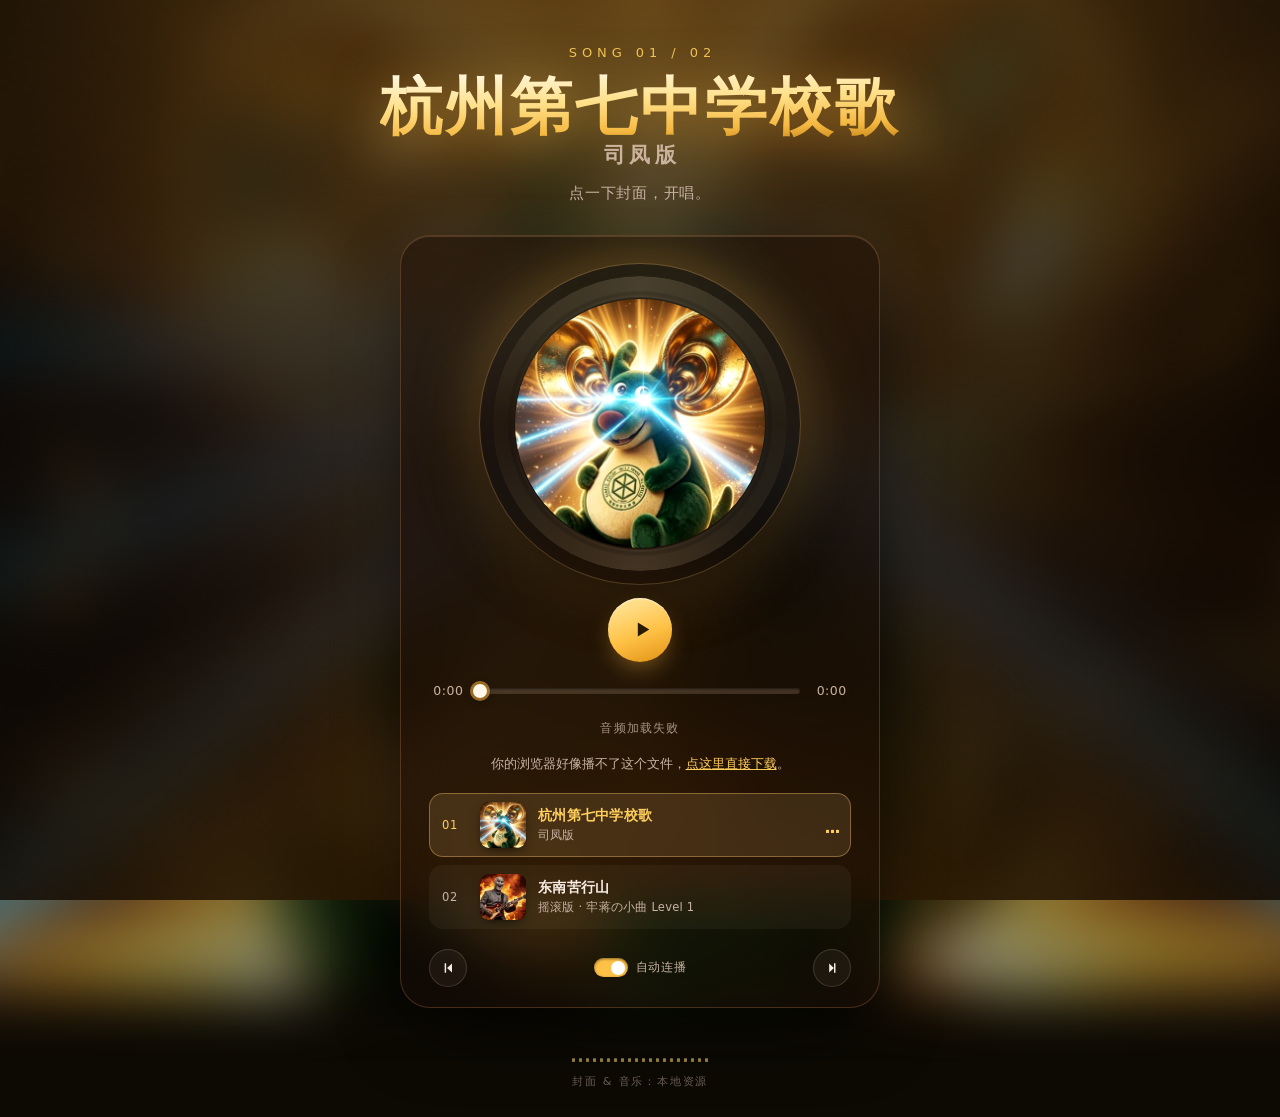
<file: index.html>
<!DOCTYPE html>
<html lang="zh-CN">
<head>
<meta charset="UTF-8">
<meta name="viewport" content="width=device-width, initial-scale=1.0, viewport-fit=cover">
<title>杭州第七中学校歌 · 双曲播放页</title>
<meta name="description" content="第一首：杭州第七中学校歌（司凤版）；第二首：《东南苦行山》摇滚版。">
<meta name="theme-color" content="#0d0a05">

<meta property="og:type" content="website">
<meta property="og:title" content="杭州第七中学校歌 · 双曲播放页">
<meta property="og:description" content="第一首：杭州第七中学校歌（司凤版）；第二首：《东南苦行山》摇滚版。">
<meta property="og:url" content="https://hz7z.fun/">
<meta property="og:image" content="https://hz7z.fun/assets/cover1.jpg">
<meta property="og:image:width" content="1920">
<meta property="og:image:height" content="1080">
<meta name="twitter:card" content="summary_large_image">
<meta name="twitter:image" content="https://hz7z.fun/assets/cover1.jpg">

<link rel="canonical" href="https://hz7z.fun/">
<link rel="icon" href="assets/cover1-400.jpg">
<link rel="preload" as="image" href="assets/cover1-900.jpg">
<link rel="stylesheet" href="style.css">
</head>
<body data-theme="gold">

<!-- ===== 背景层 ===== -->
<div class="bg" aria-hidden="true">
  <div class="bg__img" id="bgImg"></div>
  <div class="bg__veil"></div>
</div>

<div class="sparks" aria-hidden="true"></div>

<!-- ===== 内容 ===== -->
<main class="stage">

  <header class="head">
    <p class="eyebrow" id="eyebrow">SONG 01 / 02</p>
    <h1 class="title">
      <span class="title__cn" id="titleCn">杭州第七中学校歌</span>
      <span class="title__en" id="titleEn">司凤版</span>
    </h1>
    <p class="sub" id="sub">点一下封面，开唱。</p>
  </header>

  <section class="player" aria-label="播放器">

    <div class="disc" id="disc">
      <img class="disc__cover" id="discCover"
           src="assets/cover1-900.jpg"
           srcset="assets/cover1-400.jpg 400w, assets/cover1-900.jpg 900w, assets/cover1.jpg 1920w"
           sizes="(max-width: 640px) 86vw, 380px"
           alt="封面：杭州第七中学校歌 司凤版" draggable="false">
      <div class="disc__ring" aria-hidden="true"></div>
    </div>

    <button class="play" id="play" type="button" aria-label="播放" aria-pressed="false">
      <svg class="ico ico--play" viewBox="0 0 24 24" aria-hidden="true">
        <path d="M8 5.2v13.6L19 12z"/>
      </svg>
      <svg class="ico ico--pause" viewBox="0 0 24 24" aria-hidden="true">
        <path d="M7 5h3.6v14H7zm6.4 0H17v14h-3.6z"/>
      </svg>
    </button>

    <div class="bar">
      <span class="time" id="cur">0:00</span>
      <div class="track" id="track" role="slider" tabindex="0"
           aria-label="播放进度" aria-valuemin="0" aria-valuemax="100" aria-valuenow="0">
        <div class="track__fill" id="fill"></div>
        <div class="track__dot" id="dot"></div>
      </div>
      <span class="time" id="dur">0:00</span>
    </div>

    <p class="hint" id="hint">点播放键开始</p>

    <p class="fallback" id="fallback" hidden>
      你的浏览器好像播不了这个文件，<a id="fallbackLink" href="assets/song1.mp4" download>点这里直接下载</a>。
    </p>

    <!-- ===== 播放列表 ===== -->
    <ul class="list" id="list" aria-label="曲目列表">
      <li>
        <button class="list__item is-active" type="button" data-index="0" aria-current="true">
          <span class="list__no">01</span>
          <span class="list__thumb"><img src="assets/cover1-400.jpg" alt="" draggable="false"></span>
          <span class="list__text">
            <span class="list__name">杭州第七中学校歌</span>
            <span class="list__meta">司凤版</span>
          </span>
          <span class="list__eq" aria-hidden="true"><i></i><i></i><i></i></span>
        </button>
      </li>
      <li>
        <button class="list__item" type="button" data-index="1">
          <span class="list__no">02</span>
          <span class="list__thumb"><img src="assets/cover2-400.jpg" alt="" draggable="false"></span>
          <span class="list__text">
            <span class="list__name">东南苦行山</span>
            <span class="list__meta">摇滚版 · 牢蒋の小曲 Level 1</span>
          </span>
          <span class="list__eq" aria-hidden="true"><i></i><i></i><i></i></span>
        </button>
      </li>
    </ul>

    <div class="nav">
      <button class="nav__btn" id="prev" type="button" aria-label="上一首">
        <svg viewBox="0 0 24 24" aria-hidden="true"><path d="M7 5h2.2v14H7zm3.6 7L18 5.4v13.2z"/></svg>
      </button>
      <label class="toggle" title="播完自动下一首">
        <input type="checkbox" id="autonext" checked>
        <span class="toggle__box" aria-hidden="true"></span>
        <span>自动连播</span>
      </label>
      <button class="nav__btn" id="next" type="button" aria-label="下一首">
        <svg viewBox="0 0 24 24" aria-hidden="true"><path d="M14.8 12L7.8 5.4v13.2zM15 5h2.2v14H15z"/></svg>
      </button>
    </div>
  </section>

  <footer class="foot">
    <p class="wave" id="wave" aria-hidden="true" hidden>
      <i></i><i></i><i></i><i></i><i></i><i></i><i></i><i></i><i></i><i></i>
      <i></i><i></i><i></i><i></i><i></i><i></i><i></i><i></i><i></i><i></i>
    </p>
    <p class="credit">封面 &amp; 音乐：本地资源</p>
  </footer>
</main>

<audio id="audio" src="assets/song1.mp4" preload="metadata"></audio>

<script src="script.js"></script>
</body>
</html>
</file>
<file: style.css>
/* ============================================================
   双曲播放页 — 样式
   主题：body[data-theme="gold"]  金色（校歌）
         body[data-theme="fire"]  火焰红橙（摇滚版）
   ============================================================ */

:root{
  --ink:        #f7ece2;
  --ink-dim:    #c9b3a4;
  --glass:      rgba(28, 14, 9, .52);
  --glass-line: rgba(255, 170, 100, .22);
  --r:          22px;
  --ease:       cubic-bezier(.22, .9, .24, 1);

  /* 主题色（默认金色） */
  --c1:        #fff8e1;
  --c2:        #ffe08a;
  --c3:        #f5b942;
  --c4:        #c9861a;
  --accent:    #ffcf5c;
  --glow:      rgba(255, 180, 60, .55);
  --btn-a:     #ffeaa6;
  --btn-b:     #ffc247;
  --btn-c:     #e09112;
  --btn-ink:   #2a1b00;
  --coal:      #0d0a04;

  --theme-fade: .55s;
}

body[data-theme="fire"]{
  --c1:        #fff6e6;
  --c2:        #ffd47a;
  --c3:        #ff8a2b;
  --c4:        #e2450b;
  --accent:    #ffb347;
  --glow:      rgba(255, 122, 26, .55);
  --btn-a:     #ffd98a;
  --btn-b:     #ff8a2b;
  --btn-c:     #e8500f;
  --btn-ink:   #2a0f02;
  --coal:      #0b0604;
  --glass:     rgba(28, 14, 9, .52);
  --glass-line: rgba(255, 170, 100, .22);
}

*, *::before, *::after{ box-sizing: border-box; }

html{ -webkit-text-size-adjust: 100%; }

body{
  margin: 0;
  min-height: 100svh;
  font-family: "PingFang SC", "Hiragino Sans GB", "Microsoft YaHei",
               "Noto Sans SC", system-ui, -apple-system, "Segoe UI", sans-serif;
  color: var(--ink);
  background: var(--coal);
  overflow-x: hidden;
  -webkit-font-smoothing: antialiased;
  transition: background-color var(--theme-fade) ease;
}

/* ---------- 背景 ---------- */
.bg{
  position: fixed;
  inset: 0;
  z-index: 0;
  pointer-events: none;
}

.bg__img{
  position: absolute;
  inset: -6%;
  background: url("assets/cover1-900.jpg") center 38% / cover no-repeat;
  filter: blur(26px) saturate(1.25) brightness(.55);
  transform: scale(1.08);
  animation: bgDrift 34s ease-in-out infinite alternate;
  transition: background-image var(--theme-fade) ease;
}

@keyframes bgDrift{
  from{ transform: scale(1.08) translate3d(-1.2%, -.8%, 0); }
  to  { transform: scale(1.16) translate3d(1.2%,  .8%, 0); }
}

.bg__veil{
  position: absolute;
  inset: 0;
  background:
    radial-gradient(120% 90% at 50% 0%,   rgba(255, 180, 60, .26), transparent 60%),
    radial-gradient(90% 70% at 50% 105%, rgba(160, 90, 6, .34),  transparent 65%),
    linear-gradient(180deg, rgba(8, 5, 2, .62), rgba(8, 5, 2, .84));
  transition: background var(--theme-fade) ease;
}

body[data-theme="fire"] .bg__veil{
  background:
    radial-gradient(120% 90% at 50% 0%,   rgba(255, 122, 26, .30), transparent 60%),
    radial-gradient(90% 70% at 50% 105%, rgba(160, 40, 6, .38),  transparent 65%),
    linear-gradient(180deg, rgba(6, 3, 2, .62), rgba(6, 3, 2, .84));
}

/* ---------- 光尘粒子 ---------- */
.sparks{
  position: fixed;
  inset: 0;
  z-index: 1;
  pointer-events: none;
  overflow: hidden;
}

.spark{
  position: absolute;
  bottom: -12px;
  width: 3px;
  height: 3px;
  border-radius: 50%;
  background: var(--accent);
  box-shadow: 0 0 8px 2px var(--glow);
  opacity: 0;
  animation: rise linear infinite;
  transition: background var(--theme-fade) ease, box-shadow var(--theme-fade) ease;
}

@keyframes rise{
  0%   { opacity: 0;   transform: translate3d(0, 0, 0) scale(.7); }
  12%  { opacity: .95; }
  70%  { opacity: .55; }
  100% { opacity: 0;   transform: translate3d(var(--dx, 30px), -108vh, 0) scale(1.15); }
}

/* ---------- 舞台 ---------- */
.stage{
  position: relative;
  z-index: 3;
  min-height: 100svh;
  display: flex;
  flex-direction: column;
  align-items: center;
  justify-content: center;
  gap: clamp(18px, 3.4vh, 34px);
  padding: clamp(28px, 5vh, 56px) 20px calc(28px + env(safe-area-inset-bottom));
  text-align: center;
}

/* ---------- 标题 ---------- */
.head{ max-width: 780px; }

.eyebrow{
  margin: 0 0 14px;
  font-size: clamp(11px, 1.6vw, 13px);
  letter-spacing: .38em;
  text-indent: .38em;
  text-transform: uppercase;
  color: var(--accent);
  opacity: .9;
  transition: color var(--theme-fade) ease;
}

.title{
  margin: 0;
  display: flex;
  flex-direction: column;
  gap: .18em;
  line-height: 1.05;
}

.title__cn{
  font-size: clamp(2rem, 6.6vw, 3.9rem);
  font-weight: 900;
  letter-spacing: .05em;
  background: linear-gradient(178deg, var(--c1) 0%, var(--c2) 42%, var(--c3) 78%, var(--c4) 100%);
  -webkit-background-clip: text;
  background-clip: text;
  color: transparent;
  filter: drop-shadow(0 6px 26px var(--glow));
  animation: titleGlow 4.5s ease-in-out infinite;
  transition: background var(--theme-fade) ease;
}

@keyframes titleGlow{
  0%, 100%{ filter: drop-shadow(0 6px 22px var(--glow)); }
  50%     { filter: drop-shadow(0 8px 38px var(--glow)); }
}

.title__en{
  font-size: clamp(.92rem, 2.5vw, 1.3rem);
  font-weight: 700;
  letter-spacing: .2em;
  text-indent: .2em;
  color: var(--ink-dim);
}

.sub{
  margin: 16px 0 0;
  font-size: clamp(.84rem, 2.2vw, .96rem);
  letter-spacing: .05em;
  color: var(--ink-dim);
  transition: opacity .3s;
}

/* 切歌淡入 */
.is-swapping .title__cn,
.is-swapping .title__en,
.is-swapping .disc__cover{
  opacity: .28;
  transition: opacity .2s ease;
}
.title__cn, .title__en, .disc__cover{ transition: opacity .35s ease; }

/* ---------- 播放器卡片 ---------- */
.player{
  width: min(100%, 480px);
  display: flex;
  flex-direction: column;
  align-items: center;
  gap: 18px;
  padding: clamp(20px, 3.6vw, 28px) clamp(18px, 3.6vw, 28px) 20px;
  border-radius: calc(var(--r) + 8px);
  background: var(--glass);
  border: 1px solid var(--glass-line);
  backdrop-filter: blur(22px) saturate(1.3);
  -webkit-backdrop-filter: blur(22px) saturate(1.3);
  box-shadow:
    0 30px 80px -24px rgba(0, 0, 0, .85),
    inset 0 1px 0 rgba(255, 220, 180, .16);
  transition: background var(--theme-fade) ease, border-color var(--theme-fade) ease;
}

/* ---------- 封面 "唱片" ---------- */
.disc{
  position: relative;
  width: min(74vw, 320px);
  aspect-ratio: 1;
  border-radius: 50%;
  display: grid;
  place-items: center;
  transition: box-shadow .5s var(--ease), transform .6s var(--ease);
  box-shadow:
    0 0 0 1px rgba(255, 210, 150, .18),
    0 22px 60px -18px rgba(0, 0, 0, .95),
    0 0 70px -10px var(--glow);
}

.disc__cover{
  width: 78%;
  aspect-ratio: 1;
  object-fit: cover;
  object-position: 50% 32%;
  border-radius: 50%;
  display: block;
  user-select: none;
  -webkit-user-drag: none;
  animation: spin 22s linear infinite;
  animation-play-state: paused;
  filter: saturate(1.06) contrast(1.04);
}

.disc__ring{
  position: absolute;
  inset: 4%;
  border-radius: 50%;
  pointer-events: none;
  background:
    radial-gradient(circle, transparent 0 61%, rgba(0,0,0,.20) 62% 63%, transparent 64% 74%,
                    rgba(0,0,0,.20) 75% 76%, transparent 77%),
    conic-gradient(from 0deg,
      rgba(255, 230, 180, .30), rgba(255, 170, 30, .06) 25%,
      rgba(255, 230, 180, .30) 50%, rgba(255, 170, 30, .06) 75%,
      rgba(255, 230, 180, .30));
  -webkit-mask: radial-gradient(circle, transparent 0 60%, #000 61%);
          mask: radial-gradient(circle, transparent 0 60%, #000 61%);
  opacity: .55;
}

.disc__ring::after{
  content: "";
  position: absolute;
  inset: 47%;
  border-radius: 50%;
  background: #120b04;
  border: 1px solid rgba(255, 190, 120, .3);
}

@keyframes spin{ to{ transform: rotate(360deg); } }

body.is-playing .disc__cover{ animation-play-state: running; }

body.is-playing .disc{
  transform: translateY(-2px);
  box-shadow:
    0 0 0 1px rgba(255, 210, 150, .26),
    0 26px 70px -18px rgba(0, 0, 0, .95),
    0 0 90px -6px var(--glow);
}

/* ---------- 播放按钮 ---------- */
.play{
  position: relative;
  width: 64px;
  height: 64px;
  margin-top: -4px;
  padding: 0;
  border: 0;
  border-radius: 50%;
  cursor: pointer;
  display: grid;
  place-items: center;
  color: var(--btn-ink);
  background: linear-gradient(160deg, var(--btn-a), var(--btn-b) 55%, var(--btn-c));
  box-shadow:
    0 10px 26px -8px var(--glow),
    inset 0 1px 0 rgba(255, 255, 255, .55);
  transition: transform .18s var(--ease), box-shadow .25s var(--ease), filter .2s;
  -webkit-tap-highlight-color: transparent;
}

.play::before{
  content: "";
  position: absolute;
  inset: -6px;
  border-radius: 50%;
  border: 1px solid rgba(255, 210, 140, .5);
  opacity: 0;
}

body.is-playing .play::before{ animation: pulse 2.1s ease-out infinite; }

@keyframes pulse{
  0%  { opacity: .7; transform: scale(1); }
  100%{ opacity: 0;  transform: scale(1.45); }
}

.play:hover{ filter: brightness(1.08); transform: translateY(-1px); }
.play:active{ transform: scale(.94); }
.play:focus-visible{ outline: 2px solid var(--accent); outline-offset: 4px; }

.ico{
  width: 25px;
  height: 25px;
  fill: currentColor;
  grid-area: 1 / 1;
  transition: opacity .16s, transform .2s var(--ease);
}

.ico--play{ transform: translateX(1.5px); }
.ico--pause{ opacity: 0; transform: scale(.6); }

body.is-playing .ico--play{ opacity: 0; transform: scale(.6); }
body.is-playing .ico--pause{ opacity: 1; transform: none; }

/* ---------- 进度条 ---------- */
.bar{
  width: 100%;
  display: flex;
  align-items: center;
  gap: 12px;
}

.time{
  flex: 0 0 auto;
  min-width: 3.1em;
  font-variant-numeric: tabular-nums;
  font-size: .78rem;
  letter-spacing: .04em;
  color: var(--ink-dim);
}

.track{
  position: relative;
  flex: 1;
  height: 22px;
  display: flex;
  align-items: center;
  cursor: pointer;
  touch-action: none;
  border-radius: 6px;
}

.track::before{
  content: "";
  position: absolute;
  left: 0;
  right: 0;
  height: 6px;
  border-radius: 99px;
  background: rgba(255, 220, 190, .16);
  box-shadow: inset 0 1px 2px rgba(0, 0, 0, .5);
}

.track__fill{
  position: relative;
  height: 6px;
  width: 0%;
  border-radius: 99px;
  background: linear-gradient(90deg, var(--btn-a), var(--btn-b) 60%, var(--btn-c));
  box-shadow: 0 0 14px var(--glow);
  pointer-events: none;
}

.track__dot{
  position: absolute;
  left: 0;
  width: 14px;
  height: 14px;
  margin-left: -7px;
  border-radius: 50%;
  background: #fff8ea;
  box-shadow: 0 0 0 3px var(--glow), 0 2px 8px rgba(0,0,0,.6);
  pointer-events: none;
  transition: transform .15s var(--ease);
}

.track:hover .track__dot{ transform: scale(1.18); }
.track:focus-visible{ outline: 2px solid var(--accent); outline-offset: 3px; }

/* ---------- 提示 ---------- */
.hint{
  margin: 0;
  min-height: 1.2em;
  font-size: .75rem;
  letter-spacing: .1em;
  color: rgba(201, 179, 164, .78);
  transition: opacity .3s;
}

.fallback{
  margin: 0;
  font-size: .82rem;
  color: var(--ink-dim);
}
.fallback a{ color: var(--accent); }

/* ---------- 播放列表 ---------- */
.list{
  width: 100%;
  margin: 2px 0 0;
  padding: 0;
  list-style: none;
  display: flex;
  flex-direction: column;
  gap: 8px;
}

.list__item{
  width: 100%;
  display: grid;
  grid-template-columns: 26px 46px 1fr 20px;
  align-items: center;
  gap: 12px;
  padding: 8px 12px;
  border: 1px solid transparent;
  border-radius: 14px;
  background: rgba(255, 235, 210, .045);
  color: var(--ink);
  font: inherit;
  text-align: left;
  cursor: pointer;
  transition: background .2s, border-color .2s, transform .18s var(--ease);
  -webkit-tap-highlight-color: transparent;
}

.list__item:hover{ background: rgba(255, 235, 210, .10); }
.list__item:active{ transform: scale(.985); }
.list__item:focus-visible{ outline: 2px solid var(--accent); outline-offset: 2px; }

.list__item.is-active{
  background: rgba(255, 210, 130, .13);
  border-color: rgba(255, 200, 110, .38);
}

.list__no{
  font-size: .72rem;
  font-variant-numeric: tabular-nums;
  letter-spacing: .06em;
  color: var(--ink-dim);
}

.list__item.is-active .list__no{ color: var(--accent); }

.list__thumb{
  width: 46px;
  height: 46px;
  border-radius: 9px;
  overflow: hidden;
  display: block;
  background: #170e06;
  box-shadow: 0 4px 12px -4px rgba(0, 0, 0, .8);
}

.list__thumb img{
  width: 100%;
  height: 100%;
  object-fit: cover;
  display: block;
  -webkit-user-drag: none;
}

.list__text{
  display: flex;
  flex-direction: column;
  gap: 3px;
  min-width: 0;
}

.list__name{
  font-size: .9rem;
  font-weight: 600;
  letter-spacing: .02em;
  white-space: nowrap;
  overflow: hidden;
  text-overflow: ellipsis;
}

.list__item.is-active .list__name{ color: var(--accent); }

.list__meta{
  font-size: .72rem;
  color: var(--ink-dim);
  letter-spacing: .02em;
  white-space: nowrap;
  overflow: hidden;
  text-overflow: ellipsis;
}

/* 正在播放的小均衡器 */
.list__eq{
  display: flex;
  align-items: flex-end;
  justify-content: flex-end;
  gap: 2.5px;
  height: 16px;
  opacity: 0;
  transition: opacity .2s;
}

.list__item.is-active .list__eq{ opacity: 1; }

.list__eq i{
  width: 2.5px;
  height: 100%;
  border-radius: 99px;
  background: var(--accent);
  transform: scaleY(.2);
  transform-origin: bottom;
}

body.is-playing .list__item.is-active .list__eq i{
  animation: eq .8s ease-in-out infinite alternate;
}
.list__eq i:nth-child(2){ animation-delay: -.3s; }
.list__eq i:nth-child(3){ animation-delay: -.55s; }

@keyframes eq{
  from{ transform: scaleY(.2); }
  to  { transform: scaleY(1); }
}

/* ---------- 上下曲 / 自动连播 ---------- */
.nav{
  width: 100%;
  display: flex;
  align-items: center;
  justify-content: space-between;
  gap: 10px;
  padding-top: 2px;
}

.nav__btn{
  width: 38px;
  height: 38px;
  display: grid;
  place-items: center;
  padding: 0;
  border: 1px solid rgba(255, 225, 190, .16);
  border-radius: 50%;
  background: rgba(255, 235, 210, .05);
  color: var(--ink);
  cursor: pointer;
  transition: background .2s, border-color .2s, transform .16s var(--ease);
  -webkit-tap-highlight-color: transparent;
}

.nav__btn svg{ width: 16px; height: 16px; fill: currentColor; }

.nav__btn:hover{ background: rgba(255, 235, 210, .13); border-color: rgba(255, 210, 140, .4); }
.nav__btn:active{ transform: scale(.92); }
.nav__btn:focus-visible{ outline: 2px solid var(--accent); outline-offset: 3px; }

.toggle{
  display: inline-flex;
  align-items: center;
  gap: 8px;
  font-size: .76rem;
  letter-spacing: .06em;
  color: var(--ink-dim);
  cursor: pointer;
  user-select: none;
}

.toggle input{
  position: absolute;
  opacity: 0;
  width: 1px;
  height: 1px;
  pointer-events: none;
}

.toggle__box{
  position: relative;
  width: 34px;
  height: 19px;
  border-radius: 99px;
  background: rgba(255, 235, 210, .16);
  box-shadow: inset 0 1px 3px rgba(0, 0, 0, .5);
  transition: background .22s;
}

.toggle__box::after{
  content: "";
  position: absolute;
  top: 2.5px;
  left: 2.5px;
  width: 14px;
  height: 14px;
  border-radius: 50%;
  background: #e9dccd;
  transition: transform .22s var(--ease), background .22s;
}

.toggle input:checked + .toggle__box{ background: var(--btn-b); }
.toggle input:checked + .toggle__box::after{ transform: translateX(15px); background: #fff; }
.toggle input:focus-visible + .toggle__box{ outline: 2px solid var(--accent); outline-offset: 3px; }

/* ---------- 页脚 ---------- */
.foot{
  display: flex;
  flex-direction: column;
  align-items: center;
  gap: 12px;
}

.wave{
  display: flex;
  align-items: flex-end;
  gap: 4px;
  height: 24px;
  margin: 0;
}

.wave i{
  display: block;
  width: 3px;
  height: 100%;
  border-radius: 99px;
  background: linear-gradient(180deg, var(--btn-a), var(--btn-b));
  transform-origin: bottom;
  transform: scaleY(.16);
  opacity: .55;
}

body.is-playing .wave i{
  animation: bounce .85s ease-in-out infinite alternate;
  opacity: 1;
}

.wave i:nth-child(3n)   { animation-delay: -.12s; }
.wave i:nth-child(3n+1) { animation-delay: -.42s; }
.wave i:nth-child(4n)   { animation-delay: -.63s; }
.wave i:nth-child(5n)   { animation-delay: -.28s; }

@keyframes bounce{
  from{ transform: scaleY(.16); }
  to  { transform: scaleY(1); }
}

.credit{
  margin: 0;
  font-size: .7rem;
  letter-spacing: .16em;
  color: rgba(201, 179, 164, .5);
}

audio{ display: none; }

/* ---------- 移动端 ---------- */
@media (max-width: 640px){
  .stage{ justify-content: flex-start; padding-top: calc(30px + env(safe-area-inset-top)); gap: 18px; }
  .player{ gap: 15px; }
  .disc{ width: min(68vw, 270px); }
  .play{ width: 58px; height: 58px; }
  .title__cn{ letter-spacing: .03em; }
  .list__item{ grid-template-columns: 22px 42px 1fr 18px; gap: 10px; padding: 7px 10px; }
  .list__thumb{ width: 42px; height: 42px; }
}

/* ---------- 减少动效偏好 ---------- */
@media (prefers-reduced-motion: reduce){
  .bg__img,
  .title__cn,
  .disc__cover,
  body.is-playing .play::before,
  body.is-playing .wave i,
  body.is-playing .list__item.is-active .list__eq i,
  .spark{
    animation: none !important;
  }
  .spark{ display: none; }
  body.is-playing .wave i{ transform: scaleY(.7); }
  body.is-playing .list__item.is-active .list__eq i{ transform: scaleY(.7); }
}
</file>
